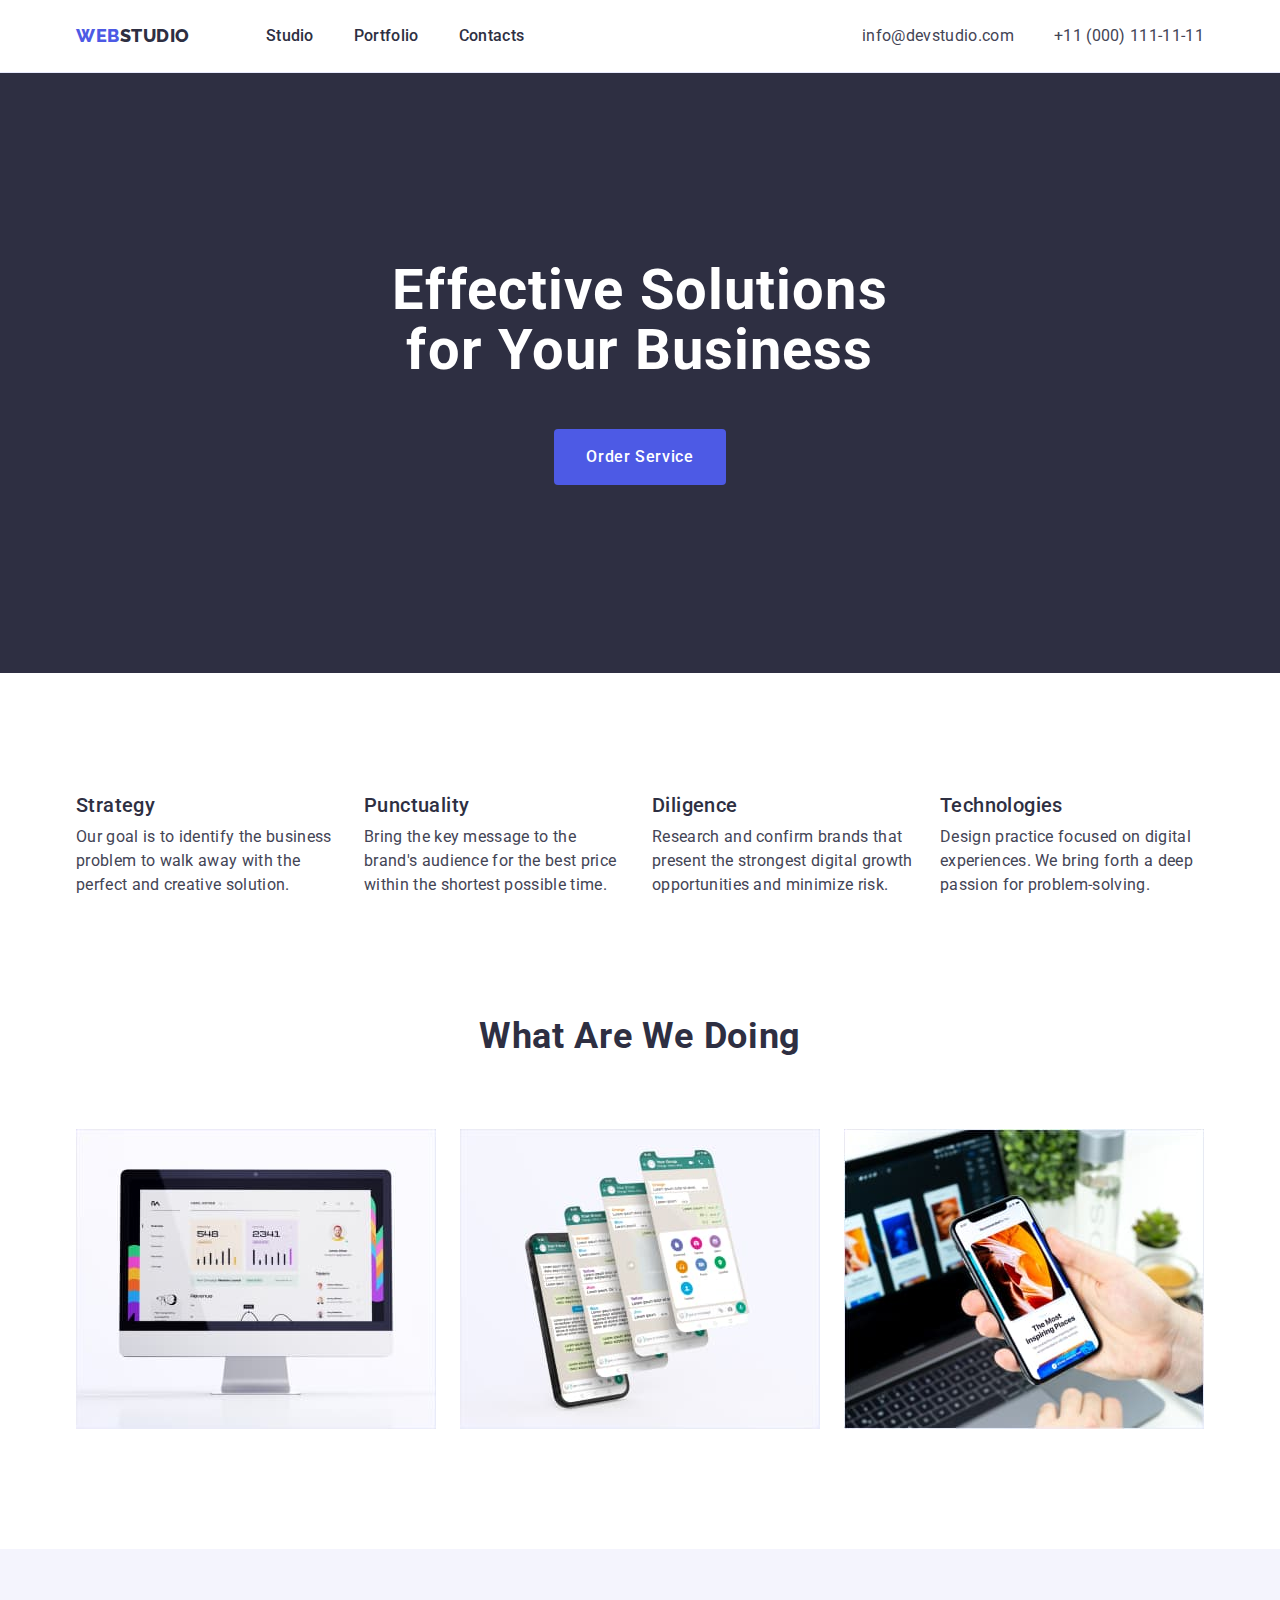
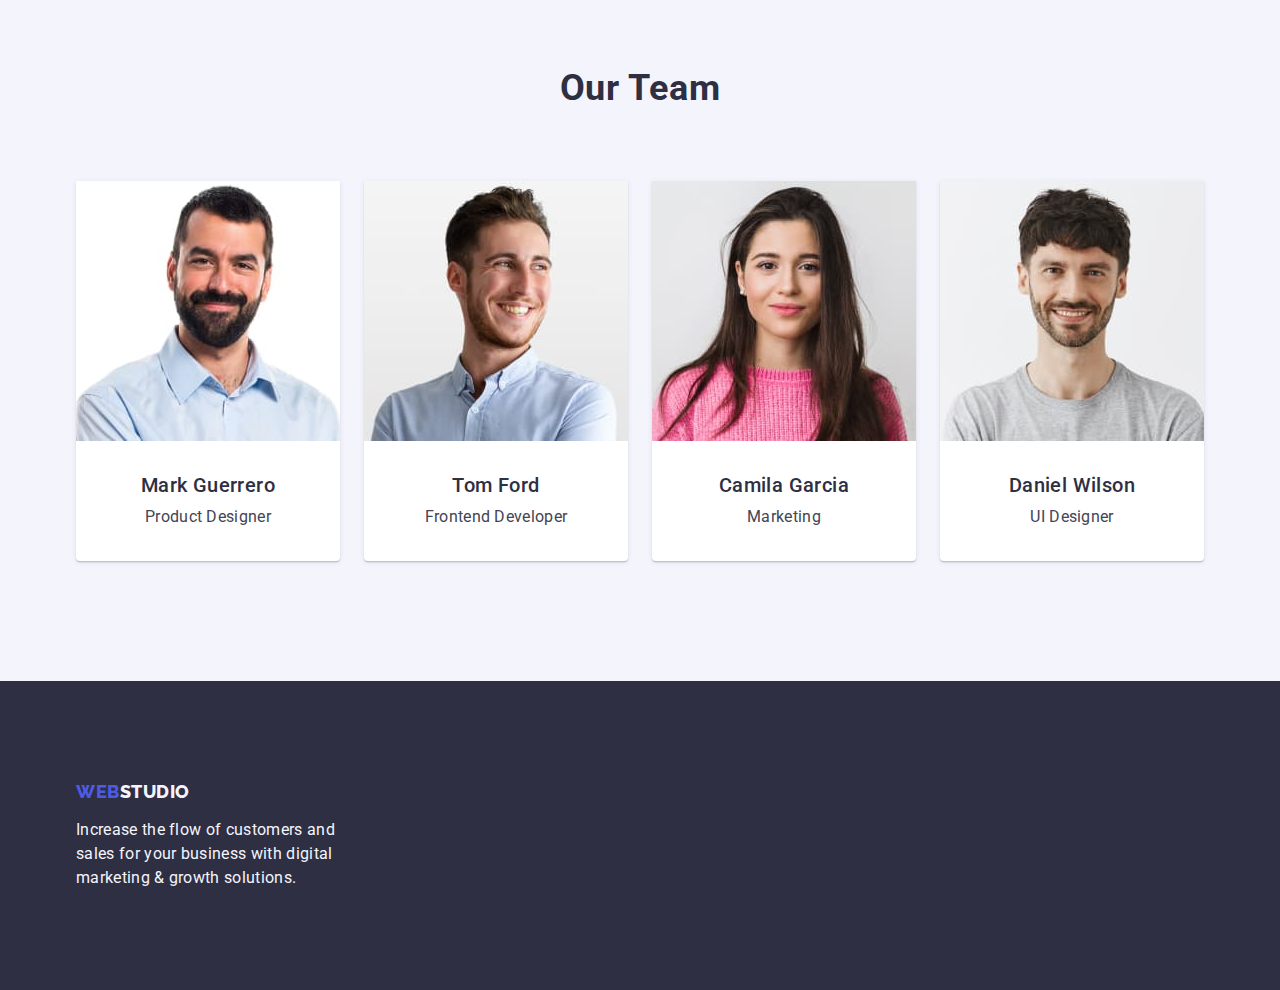
<file: index.html>
<!DOCTYPE html>
<html lang="en">
  <head>
    <meta charset="UTF-8" />
    <meta http-equiv="X-UA-Compatible" content="IE=edge" />
    <meta name="viewport" content="width=device-width, initial-scale=1.0" />
    <title>Effective Solutions for Your Business</title>
    <link rel="preconnect" href="https://fonts.googleapis.com" />
    <link rel="preconnect" href="https://fonts.gstatic.com" crossorigin />
    <link
      href="https://fonts.googleapis.com/css2?family=Montserrat:wght@400;700&family=Raleway:wght@800&family=Roboto:wght@400;500;700&display=swap"
      rel="stylesheet"
    />
    <link
      rel="stylesheet"
      href="https://cdn.jsdelivr.net/npm/modern-normalize@1.1.0/modern-normalize.min.css"
    />
    <link rel="stylesheet" href="./css/styles.css" />
  </head>
  <body class="body">
    <!--Header-->
    <header class="page-header">
      <div class="container header-container">
        <nav class="navigation-container">
          <a class="logo logo-header link" href="./index.html"
            >Web<span class="logo-color">Studio</span></a
          >
          <ul class="menu list menu-container">
            <li class="menu-item">
              <a class="menu-link link" href="./index.html">Studio</a>
            </li>
            <li class="menu-item">
              <a class="menu-link link" href="./portfolio.html">Portfolio</a>
            </li>
            <li class="menu-item">
              <a class="menu-link link" href="">Contacts</a>
            </li>
          </ul>
        </nav>
        <address class="header-adress">
          <ul class="list menu-container">
            <li class="">
              <a class="contact-link link" href="mailto:info@devstudio.com"
                >info@devstudio.com</a
              >
            </li>
            <li class="">
              <a class="contact-link link" href="tel:+110001111111"
                >+11 (000) 111-11-11</a
              >
            </li>
          </ul>
        </address>
      </div>
    </header>
    <!--Hero-->
    <main>
      <section class="hero">
        <div class="container hero-container">
          <h1 class="main-title">Effective Solutions for Your Business</h1>
          <button class="modal-btn" type="button">Order Service</button>
        </div>
      </section>
      <section class="second-section">
        <div class="container">
          <h2 class="visually-hidden">Features</h2>
          <ul class="features list">
            <li class="infromation">
              <h3 class="title">Strategy</h3>
              <p class="description">
                Our goal is to identify the business problem to walk away with
                the perfect and creative solution.
              </p>
            </li>
            <li class="infromation">
              <h3 class="title">Punctuality</h3>
              <p class="description">
                Bring the key message to the brand's audience for the best price
                within the shortest possible time.
              </p>
            </li>
            <li class="infromation">
              <h3 class="title">Diligence</h3>
              <p class="description">
                Research and confirm brands that present the strongest digital
                growth opportunities and minimize risk.
              </p>
            </li>
            <li class="infromation">
              <h3 class="title">Technologies</h3>
              <p class="description">
                Design practice focused on digital experiences. We bring forth a
                deep passion for problem-solving.
              </p>
            </li>
          </ul>
        </div>
      </section>
      <!--What are we doing-->
      <section class="we-doing">
        <div class="container">
          <h2 class="title-we">What are we doing</h2>
          <ul class="features list">
            <li class="pictures">
              <img
                src="./images/computer.jpg"
                alt="pictureofcomputer"
                width="360"
                height="300"
              />
            </li>
            <li class="pictures">
              <img
                src="./images/files.jpg"
                alt="pictureoffiles"
                width="360"
                height="300"
              />
            </li>
            <li class="pictures">
              <img
                src="./images/phone.jpg"
                alt="pictureofphone"
                width="360"
                height="300"
              />
            </li>
          </ul>
        </div>
      </section>
      <!--Our team-->
      <section class="team">
        <div class="container">
          <h2 class="title-team">Our Team</h2>
          <ul class="list features">
            <li class="people">
              <img
                src="./images/section2employees/mark-guerrero.jpg"
                alt="photo-of-mark-guerrero"
                width="264"
                height="260"
              />
              <div class="employes-border">
                <h3 class="title-employe">Mark Guerrero</h3>
                <p class="description text-center">Product Designer</p>
              </div>
            </li>
            <li class="people">
              <img
                src="./images/section2employees/tom-ford.jpg"
                alt="photo-of-tom-ford"
                width="264"
                height="260"
              />
              <div class="employes-border">
                <h3 class="title-employe">Tom Ford</h3>
                <p class="description text-center">Frontend Developer</p>
              </div>
            </li>
            <li class="people">
              <img
                src="./images/section2employees/camila-garcia.jpg"
                alt="photo-of-camila-garcia"
                width="264"
                height="260"
              />
              <div class="employes-border">
                <h3 class="title-employe">Camila Garcia</h3>
                <p class="description text-center">Marketing</p>
              </div>
            </li>
            <li class="people">
              <img
                src="./images/section2employees/daniel-wilson.jpg"
                alt="photo-of-daniel-wilson"
                width="264"
                height="260"
              />
              <div class="employes-border">
                <h3 class="title-employe">Daniel Wilson</h3>
                <p class="description text-center">UI Designer</p>
              </div>
            </li>
          </ul>
        </div>
      </section>
    </main>
    <!--Footer-->
    <footer class="footer">
      <div class="container">
        <a class="logo footer-link" href="./index.html"
          >Web<span class="logo-footer">Studio</span></a
        >
        <p class="description-footer">
          Increase the flow of customers and sales for your business with
          digital marketing & growth solutions.
        </p>
      </div>
    </footer>
  </body>
</html>
</file>
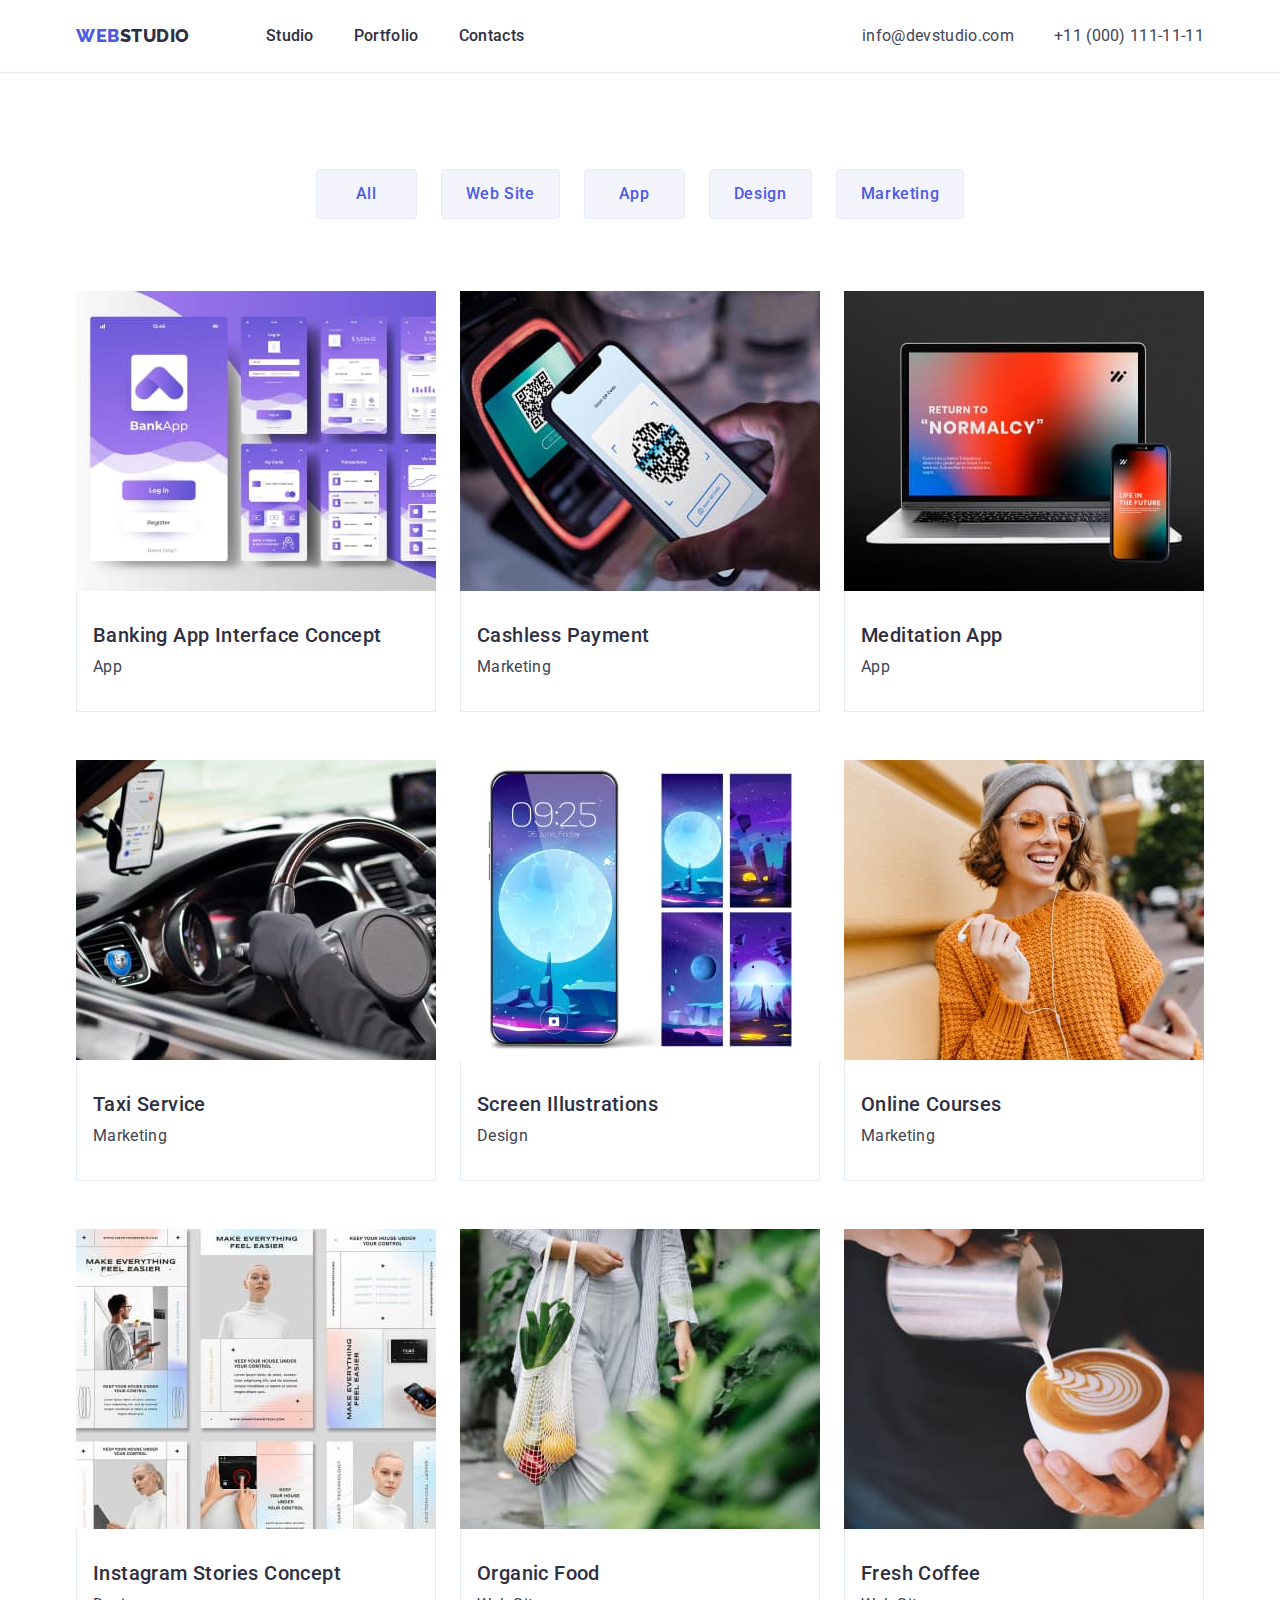
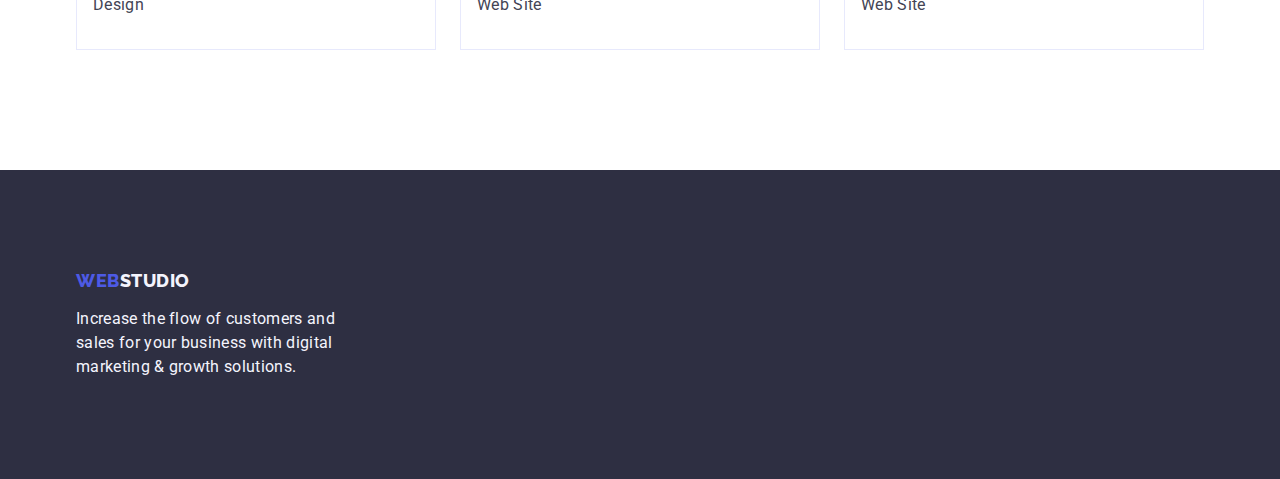
<file: portfolio.html>
<!DOCTYPE html>
<html lang="en">
  <head>
    <meta charset="UTF-8" />
    <meta http-equiv="X-UA-Compatible" content="IE=edge" />
    <meta name="viewport" content="width=device-width, initial-scale=1.0" />
    <title>Effective Solutions for Your Business</title>
    <link rel="preconnect" href="https://fonts.googleapis.com" />
    <link rel="preconnect" href="https://fonts.gstatic.com" crossorigin />
    <link
      href="https://fonts.googleapis.com/css2?family=Montserrat:wght@400;700&family=Raleway:wght@800&family=Roboto:wght@400;500;700&display=swap"
      rel="stylesheet"
    />
    <link
      rel="stylesheet"
      href="https://cdn.jsdelivr.net/npm/modern-normalize@1.1.0/modern-normalize.min.css"
    />
    <link rel="stylesheet" href="./css/styles.css" />
  </head>
  <body class="body">
    <!--Header-->
    <header class="page-header">
      <div class="container header-container">
        <nav class="navigation navigation-container">
          <a class="logo logo-header link" href="./index.html"
            >Web<span class="logo-color">Studio</span></a
          >
          <ul class="menu list menu-container">
            <li class="menu-item">
              <a class="menu-link link" href="./index.html">Studio</a>
            </li>
            <li class="menu-item">
              <a class="menu-link link" href="./portfolio.html">Portfolio</a>
            </li>
            <li class="menu-item">
              <a class="menu-link link" href="">Contacts</a>
            </li>
          </ul>
        </nav>
        <address class="header-adress">
          <ul class="list menu-container">
            <li class="">
              <a class="contact-link link" href="mailto:info@devstudio.com"
                >info@devstudio.com</a
              >
            </li>
            <li class="">
              <a class="contact-link link" href="tel:+110001111111"
                >+11 (000) 111-11-11</a
              >
            </li>
          </ul>
        </address>
      </div>
    </header>
    <main>
      <section class="section">
        <div class="container">
          <h1 class="visually-hidden">Projects</h1>
          <ul class="features list all">
            <li><button class="filtr-button" type="button">All</button></li>
            <li>
              <button class="filtr-button" type="button">Web Site</button>
            </li>
            <li><button class="filtr-button" type="button">App</button></li>
            <li>
              <button class="filtr-button" type="button">Design</button>
            </li>
            <li>
              <button class="filtr-button" type="button">Marketing</button>
            </li>
          </ul>
          <ul class="list items">
            <li class="features">
              <a class="features-link" href=""
                ><img
                  src="./images/portfolio/banking-app.jpg"
                  alt="banking-app"
                  width="360"
                  height="300"
                />
                <div class="projects-border">
                  <h2 class="title-projects">Banking App Interface Concept</h2>
                  <p class="description">App</p>
                </div>
              </a>
            </li>
            <li class="features">
              <a class="features-link" href=""
                ><img
                  src="./images/portfolio/cashless-payement.jpg"
                  alt="cashless-payement"
                  width="360"
                  height="300"
                />
                <div class="projects-border">
                  <h2 class="title-projects">Cashless Payment</h2>
                  <p class="description">Marketing</p>
                </div>
              </a>
            </li>
            <li class="features">
              <a class="features-link" href=""
                ><img
                  src="./images/portfolio/meditation-app.jpg"
                  alt="meditation-app"
                  width="360"
                  height="300"
                />
                <div class="projects-border">
                  <h2 class="title-projects">Meditation App</h2>
                  <p class="description">App</p>
                </div></a
              >
            </li>
            <li class="features">
              <a class="features-link" href=""
                ><img
                  src="./images/portfolio/taxi.jpg"
                  alt="taxi"
                  width="360"
                  height="300"
                />
                <div class="projects-border">
                  <h2 class="title-projects">Taxi Service</h2>
                  <p class="description">Marketing</p>
                </div></a
              >
            </li>
            <li class="features">
              <a class="features-link" href=""
                ><img
                  src="./images/portfolio/screen-illustration.jpg"
                  alt="screen-illustration"
                  width="360"
                  height="300"
                />
                <div class="projects-border">
                  <h2 class="title-projects">Screen Illustrations</h2>
                  <p class="description">Design</p>
                </div></a
              >
            </li>
            <li class="features">
              <a class="features-link" href=""
                ><img
                  src="./images/portfolio/online-courses.jpg"
                  alt="online-courses"
                  width="360"
                  height="300"
                />
                <div class="projects-border">
                  <h2 class="title-projects">Online Courses</h2>
                  <p class="description">Marketing</p>
                </div></a
              >
            </li>
            <li class="features">
              <a class="features-link" href=""
                ><img
                  src="./images/portfolio/instagram.jpg"
                  alt="instagram"
                  width="360"
                  height="300"
                />
                <div class="projects-border">
                  <h2 class="title-projects">Instagram Stories Concept</h2>
                  <p class="description">Design</p>
                </div>
              </a>
            </li>
            <li class="features">
              <a class="features-link" href=""
                ><img
                  src="./images/portfolio/organic-food.jpg"
                  alt="organic-food"
                  width="360"
                  height="300"
                />
                <div class="projects-border">
                  <h2 class="title-projects">Organic Food</h2>
                  <p class="description">Web Site</p>
                </div>
              </a>
            </li>
            <li class="features">
              <a class="features-link" href=""
                ><img
                  src="./images/portfolio/fresh-coffe.jpg"
                  alt="fresh-coffe"
                  width="360"
                  height="300"
                />
                <div class="projects-border">
                  <h2 class="title-projects">Fresh Coffee</h2>
                  <p class="description">Web Site</p>
                </div>
              </a>
            </li>
          </ul>
        </div>
      </section>
    </main>
    <footer class="footer">
      <div class="container">
        <a class="logo footer-link" href="./index.html"
          >Web<span class="logo-footer">Studio</span></a
        >
        <p class="description-footer">
          Increase the flow of customers and sales for your business with
          digital marketing & growth solutions.
        </p>
      </div>
    </footer>
  </body>
</html>
</file>
<file: css/styles.css>
:root {
  --primary-font: "Roboto", sans-serif;
  --secondary-font: "Raleway", sans-serif;
  --accent-color: #9747ff;
  --accent-color-link: #404bbf;
  --background-colour: #ffffff;
  --background-footer: #2e2f42;
  --description-color: #f4f4fd;
}

.list {
  list-style: none;
  display: flex;
  justify-content: center;
}

.link {
  text-decoration: none;
  display: inline-block;
}

.visually-hidden {
  position: absolute;
  width: 1px;
  height: 1px;
  margin: -1px;
  border: 0;
  padding: 0;

  white-space: nowrap;
  clip-path: inset(100%);
  clip: rect(0 0 0 0);
  overflow: hidden;
}

h1,
h2,
h3,
h4,
p {
  margin-top: 0;
  margin-bottom: 0;
}

ul,
ol {
  margin-top: 0;
  margin-bottom: 0;
  padding-left: 0;
}

img {
  display: block;
}

.body {
  font-family: "Roboto", sans-serif;
  color: #434455;
  background-color: var(--background-colour);
}

.container {
  width: 1158px;
  margin-left: auto;
  margin-right: auto;
  padding-left: 15px;
  padding-right: 15px;
}

/*======COMPONENTS======*/
.logo {
  text-decoration: none;
  font-weight: 800;
  font-family: var(--secondary-font);
  font-size: 18px;
  line-height: 1.17;
  letter-spacing: 0.03em;
  text-transform: uppercase;
  color: #4d5ae5;
}
.logo-header {
  margin-right: 76px;
}

.logo-color {
  color: #2e2f42;
}

.menu-link {
  font-weight: 500;
  font-size: 16px;
  line-height: 1.5;
  letter-spacing: 0.02em;
  padding: 24px 0;

  color: #2e2f42;
}

.menu-link:hover,
.menu-link:focus {
  color: #404bbf;
  text-decoration-line: none;
}

.contact-link {
  font-family: var(--primary-font);
  font-size: 16px;
  line-height: 1.5;
  letter-spacing: 0.02em;
  padding: 24px 0;

  color: #434455;
}

.contact-link:hover,
.contact-link:focus {
  color: #404bbf;
}

.title {
  font-size: 20px;
  line-height: 1.2;
  letter-spacing: 0.02em;

  color: #2e2f42;
}

.description {
  font-size: 16px;
  line-height: 1.5;
  letter-spacing: 0.02em;

  color: #434455;
}
/*====== /COMPONENTS/ ======*/

/*======HEADER======*/
.menu {
  padding: 24px, 0;
}

.page-header {
  border-bottom: 1px solid #e7e9fc;
  max-width: 1440px;
  margin: auto;
}

.header-container {
  display: flex;
  align-items: center;
}

.navigation-container {
  display: flex;
  align-items: center;
}

.menu-container {
  display: flex;
  gap: 40px;
  /* margin-bottom: 24px; */
}

.logo {
  text-decoration: none;

  font-family: var(--secondary-font);
  font-size: 18px;
  line-height: 1.17;
  letter-spacing: 0.03em;
  text-transform: uppercase;
  color: #4d5ae5;
}

.logo-color {
  color: #2e2f42;
}
.logo-footer {
  color: #f4f4fd;
  display: inline-block;
}

.header-adress {
  font-style: normal;
  display: flex;
  margin-left: auto;
}

.menu-link {
  font-size: 16px;
  line-height: 1.5;

  letter-spacing: 0.02em;

  color: #2e2f42;
}

.menu-link:hover,
.menu-link:focus {
  color: var(--accent-color-link);
}

/*====== /HEADER/ ======*/

.main-title {
  font-size: 56px;
  line-height: 1.07;
  letter-spacing: 0.02em;

  max-width: 496px;
  height: 120px;
  margin-bottom: 48px;

  text-align: center;

  color: #ffffff;
}

.modal-btn {
  font-family: "Roboto", sans-serif;
  font-weight: 500;
  font-size: 16px;
  line-height: 1.5;
  letter-spacing: 0.04em;
  cursor: pointer;
  border-radius: 4px;
  padding: 16px 32px;
  display: block;
  min-width: 169px;
  height: 56px;
  border: none;

  color: #ffffff;
  background: #4d5ae5;
}

.modal-btn:hover,
.modal-btn:focus {
  color: #ffffff;
  background: #404bbf;
}

/*====== /HERO/ ======*/
.hero {
  padding: 188px 0;
  height: 600px;

  background-color: #2e2f42;
}

.hero-container {
  display: flex;
  flex-direction: column;
  align-items: center;
}

.features {
  display: flex;
  gap: 24px;
}
.features-link {
  text-decoration: none;
  display: inline-block;
}

.title {
  font-weight: 500;
  font-size: 20px;
  line-height: 1.2;
  margin-bottom: 8px;

  letter-spacing: 0.02em;

  color: #2e2f42;
}

.description {
  font-size: 16px;
  line-height: 1.5x;

  letter-spacing: 0.02em;

  color: #434455;
}

.second-section {
  padding: 120px 0;
}

.title-title {
  font-size: 36px;
  line-height: 1.2;

  text-align: center;
  letter-spacing: 0.02em;
  text-transform: capitalize;

  color: #2e2f42;
}

.title-team {
  font-size: 36px;
  line-height: 1.11;
  margin-bottom: 72px;
  text-align: center;
  letter-spacing: 0.02em;
  text-transform: capitalize;

  color: #2e2f42;
}

.pictures {
  width: calc((100%-48px) / 3);
}

.title-we {
  font-size: 36px;
  line-height: 1.11;
  margin-bottom: 72px;
  text-align: center;
  letter-spacing: 0.02em;
  text-transform: capitalize;

  color: #2e2f42;
}
.filtr-button {
  min-width: 101px;
  min-height: 48px;
  font-weight: 500;
  font-family: "Roboto", sans-serif;
  font-size: 16px;
  line-height: 1.5;
  border: 1px solid #e7e9fc;
  border-radius: 4px;
  text-align: center;
  letter-spacing: 0.04em;
  padding: 12px 24px;

  color: #4d5ae5;
  background-color: var(--description-color);
}
.filtr-button:hover,
.filtr-button:focus {
  color: #ffffff;
  background: #404bbf;
  border: 1px solid transparent;
  border-radius: 4px;
  cursor: pointer;
}
/*====== /Our team/ ======*/
.people {
  background-color: #fff;
  border-radius: 0px 0px 4px 4px;
  box-shadow: 0px 1px 6px rgba(46, 47, 66, 0.08),
    0px 1px 1px rgba(46, 47, 66, 0.16), 0px 2px 1px rgba(46, 47, 66, 0.08);
}
.employes-border {
  padding: 32px 16px;
}

.team {
  padding: 120px 0;
  background: var(--description-color);
}
.we-doing {
  background-color: #ffffff;
  padding-bottom: 120px;
}
.footer {
  background-color: var(--background-footer);
  padding-top: 100px;
  padding-bottom: 100px;
}
.description-footer {
  color: var(--description-color);
  line-height: 1.5;
  letter-spacing: 0.02em;
  max-width: 264px;
}
.title-employe {
  font-weight: 500;
  font-size: 20px;
  line-height: 1.2;
  letter-spacing: 0.02em;
  text-align: center;
  margin-bottom: 8px;

  color: #2e2f42;
}
.infromation {
  width: calc((100% - 72px) / 4);
}

.projects {
  width: calc((100% - 48px) / 3);
}
.projects-border {
  border: 1px solid #e7e9fc;
  padding: 32px 16px;
  background: #ffffff;
  border-top: none;
}
.section {
  padding-top: 96px;
  padding-bottom: 120px;
  background: var(--background-colour);
}

.footer-link {
  margin-bottom: 16px;
  display: inline-block;
}

.items {
  flex-wrap: wrap;
  column-gap: 24px;
  row-gap: 48px;
}
.title-projects {
  margin-bottom: 8px;
  font-weight: 500;
  font-size: 20px;
  line-height: 1.2;
  letter-spacing: 0.02em;
  margin-bottom: 8px;

  color: #2e2f42;
}

.text-center {
  text-align: center;
}

.all {
  margin-bottom: 72px;
}
</file>
